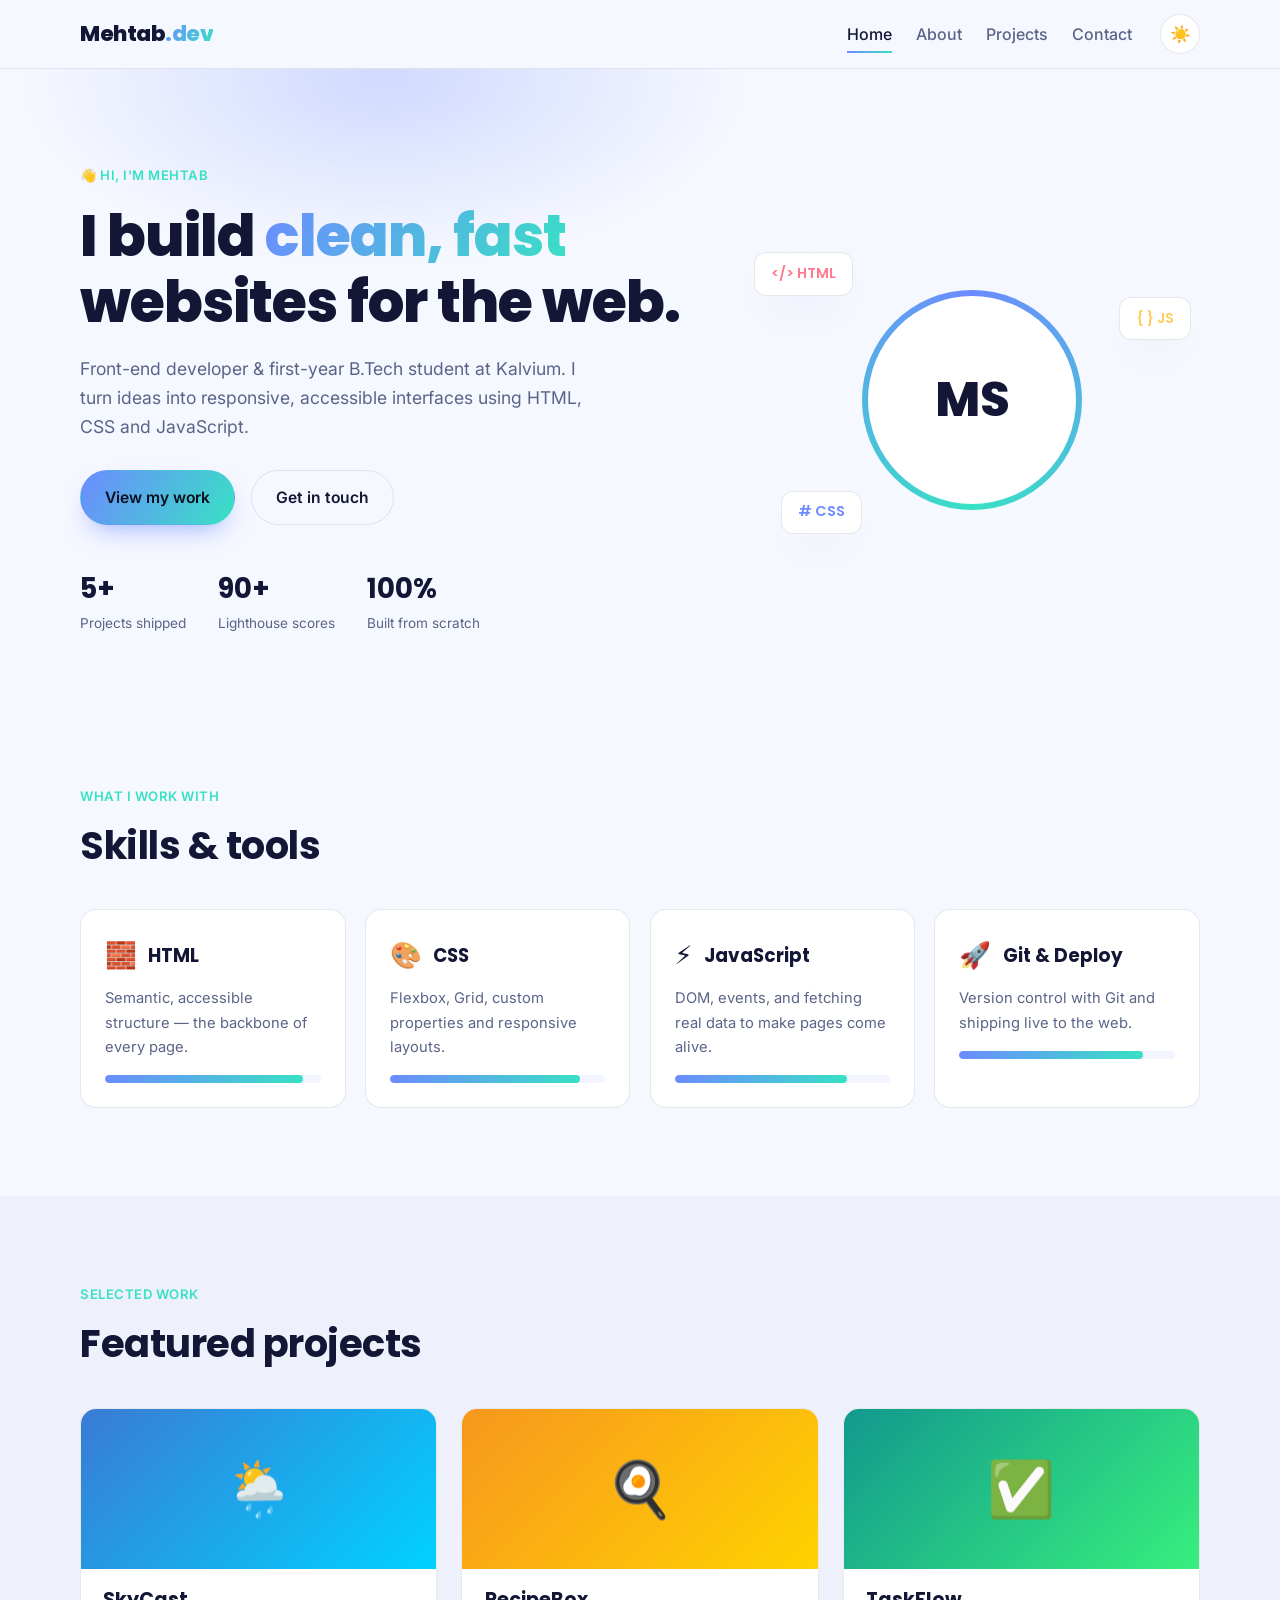
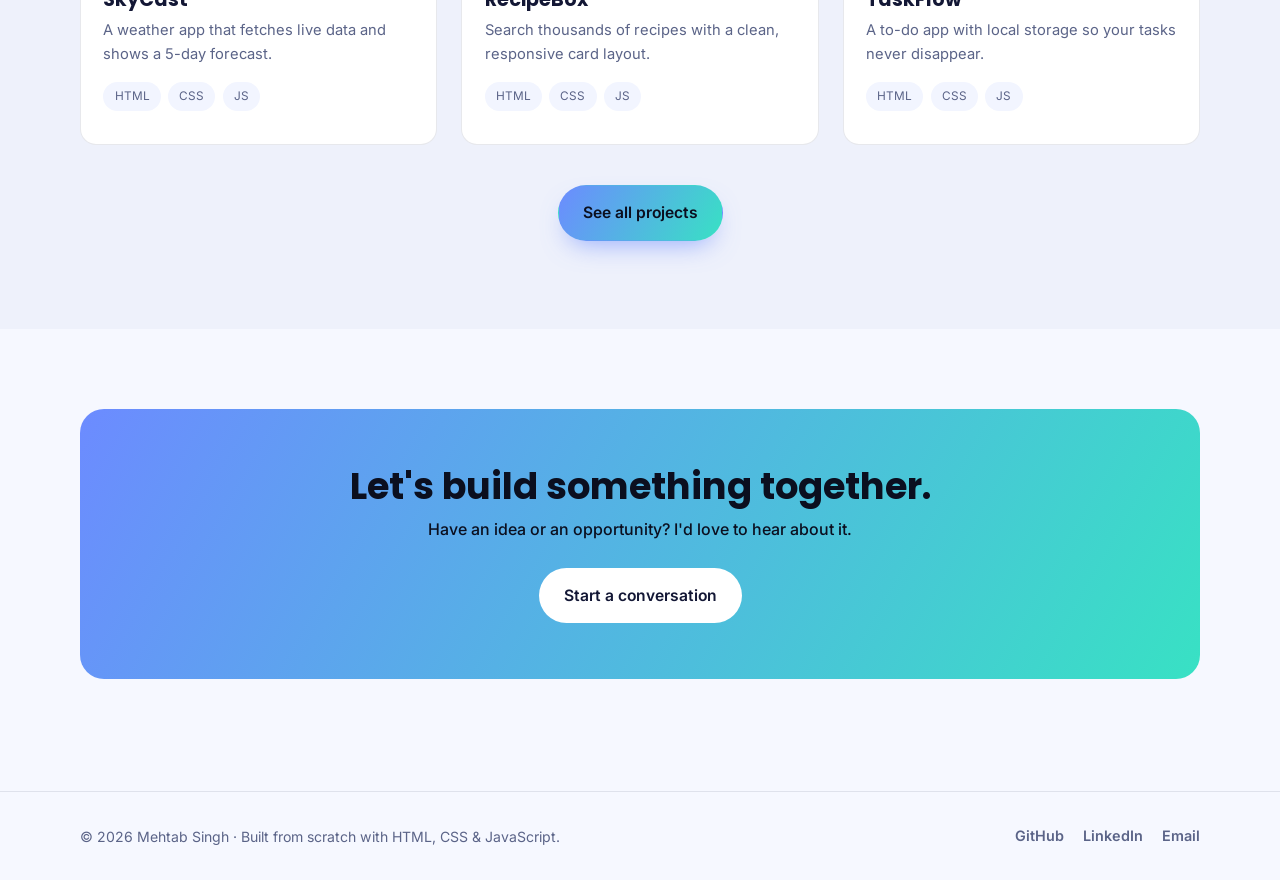
<file: index.html>
<!DOCTYPE html>
<html lang="en">

<head>
  <meta charset="UTF-8" />
  <meta name="viewport" content="width=device-width, initial-scale=1.0" />

  <meta
    name="description"
    content="MEHTAB SINGH — Front-End Developer. Portfolio built with HTML, CSS & JavaScript."
  />

  <title>Mehtab Singh · Front-End Developer</title>

  <link rel="preconnect" href="https://fonts.googleapis.com" />
  <link rel="preconnect" href="https://fonts.gstatic.com" crossorigin />

  <link
    href="https://fonts.googleapis.com/css2?family=Poppins:wght@500;600;700;800&family=Inter:wght@400;500;600&display=swap"
    rel="stylesheet"
  />

  <link rel="stylesheet" href="assets/css/styles.css" />
</head>

<body>

  <a class="skip-link" href="#main">Skip to content</a>


  <!-- HEADER -->

  <header class="site-header" id="siteHeader">

    <div class="container nav-wrap">

      <a href="index.html" class="brand">
        Mehtab<span>.dev</span>
      </a>

      <button
        class="nav-toggle"
        id="navToggle"
        aria-label="Toggle navigation"
        aria-expanded="false"
        aria-controls="siteNav"
      >
        <span></span>
        <span></span>
        <span></span>
      </button>

      <nav
        class="site-nav"
        id="siteNav"
        aria-label="Primary"
      >

        <ul>

          <li>
            <a href="index.html" data-page="home">
              Home
            </a>
          </li>

          <li>
            <a href="about.html" data-page="about">
              About
            </a>
          </li>

          <li>
            <a href="projects.html" data-page="projects">
              Projects
            </a>
          </li>

          <li>
            <a href="contact.html" data-page="contact">
              Contact
            </a>
          </li>

        </ul>

        <button
          class="theme-toggle"
          id="themeToggle"
          aria-label="Toggle dark mode"
          title="Toggle theme"
        >
          <span class="theme-icon">🌙</span>
        </button>

      </nav>

    </div>

  </header>


  <main id="main">


    <!-- HERO -->

    <section class="hero">

      <div class="container hero-grid">

        <div class="hero-copy reveal">

          <p class="eyebrow">
            👋 Hi, I'm Mehtab
          </p>

          <h1>
            I build
            <span class="gradient-text">clean, fast</span>
            websites for the web.
          </h1>

          <p class="lead">
            Front-end developer &amp; first-year B.Tech student at Kalvium.
            I turn ideas into responsive, accessible interfaces using HTML,
            CSS and JavaScript.
          </p>

          <div class="hero-cta">

            <a
              href="projects.html"
              class="btn btn-primary"
            >
              View my work
            </a>

            <a
              href="contact.html"
              class="btn btn-ghost"
            >
              Get in touch
            </a>

          </div>

          <ul class="hero-stats">

            <li>
              <strong>5+</strong>
              <span>Projects shipped</span>
            </li>

            <li>
              <strong>90+</strong>
              <span>Lighthouse scores</span>
            </li>

            <li>
              <strong>100%</strong>
              <span>Built from scratch</span>
            </li>

          </ul>

        </div>


        <div class="hero-art reveal">

          <div class="avatar-ring">

            <div class="avatar">
              MS
            </div>

          </div>

          <div class="floating-card card-html">
            &lt;/&gt; HTML
          </div>

          <div class="floating-card card-css">
            # CSS
          </div>

          <div class="floating-card card-js">
            { } JS
          </div>

        </div>

      </div>

    </section>


    <!-- SKILLS -->

    <section class="section">

      <div class="container">

        <div class="section-head reveal">

          <p class="eyebrow">
            What I work with
          </p>

          <h2>
            Skills &amp; tools
          </h2>

        </div>

        <div class="skills-grid">


          <article class="skill-card reveal">

            <div class="skill-top">
              <span class="skill-emoji">🧱</span>
              <h3>HTML</h3>
            </div>

            <p>
              Semantic, accessible structure — the backbone of every page.
            </p>

            <div class="bar">
              <span style="width:92%"></span>
            </div>

          </article>


          <article class="skill-card reveal">

            <div class="skill-top">
              <span class="skill-emoji">🎨</span>
              <h3>CSS</h3>
            </div>

            <p>
              Flexbox, Grid, custom properties and responsive layouts.
            </p>

            <div class="bar">
              <span style="width:88%"></span>
            </div>

          </article>


          <article class="skill-card reveal">

            <div class="skill-top">
              <span class="skill-emoji">⚡</span>
              <h3>JavaScript</h3>
            </div>

            <p>
              DOM, events, and fetching real data to make pages come alive.
            </p>

            <div class="bar">
              <span style="width:80%"></span>
            </div>

          </article>


          <article class="skill-card reveal">

            <div class="skill-top">
              <span class="skill-emoji">🚀</span>
              <h3>Git &amp; Deploy</h3>
            </div>

            <p>
              Version control with Git and shipping live to the web.
            </p>

            <div class="bar">
              <span style="width:85%"></span>
            </div>

          </article>

        </div>

      </div>

    </section>


    <!-- FEATURED PROJECTS -->

    <section class="section section-alt">

      <div class="container">

        <div class="section-head reveal">

          <p class="eyebrow">
            Selected work
          </p>

          <h2>
            Featured projects
          </h2>

        </div>


        <div class="projects-grid">


          <article class="project-card reveal">

            <div class="project-thumb thumb-1">
              <span>🌦️</span>
            </div>

            <div class="project-body">

              <h3>
                SkyCast
              </h3>

              <p>
                A weather app that fetches live data and shows a 5-day forecast.
              </p>

              <ul class="tags">
                <li>HTML</li>
                <li>CSS</li>
                <li>JS</li>
              </ul>

            </div>

          </article>


          <article class="project-card reveal">

            <div class="project-thumb thumb-2">
              <span>🍳</span>
            </div>

            <div class="project-body">

              <h3>
                RecipeBox
              </h3>

              <p>
                Search thousands of recipes with a clean, responsive card layout.
              </p>

              <ul class="tags">
                <li>HTML</li>
                <li>CSS</li>
                <li>JS</li>
              </ul>

            </div>

          </article>


          <article class="project-card reveal">

            <div class="project-thumb thumb-3">
              <span>✅</span>
            </div>

            <div class="project-body">

              <h3>
                TaskFlow
              </h3>

              <p>
                A to-do app with local storage so your tasks never disappear.
              </p>

              <ul class="tags">
                <li>HTML</li>
                <li>CSS</li>
                <li>JS</li>
              </ul>

            </div>

          </article>


        </div>


        <div class="center reveal">

          <a
            href="projects.html"
            class="btn btn-primary"
          >
            See all projects
          </a>

        </div>

      </div>

    </section>


    <!-- CTA -->

    <section class="cta-band">

      <div class="container cta-inner reveal">

        <h2>
          Let's build something together.
        </h2>

        <p>
          Have an idea or an opportunity? I'd love to hear about it.
        </p>

        <a
          href="contact.html"
          class="btn btn-light"
        >
          Start a conversation
        </a>

      </div>

    </section>

  </main>


  <!-- FOOTER -->

  <footer class="site-footer">

    <div class="container footer-inner">

      <p>
        © <span id="year"></span>
        Mehtab Singh · Built from scratch with HTML, CSS &amp; JavaScript.
      </p>

      <div class="socials">

        <a
          href="https://github.com/MEHTABSINGH1"
          target="_blank"
          rel="noopener noreferrer"
          aria-label="GitHub"
          title="GitHub"
        >
          GitHub
        </a>

        <a
          href="https://www.linkedin.com/in/mehtab-singh277"
          target="_blank"
          rel="noopener noreferrer"
          aria-label="LinkedIn"
          title="LinkedIn"
        >
          LinkedIn
        </a>

        <a
          href="mailto:msrandhawa760@gmail.com"
          aria-label="Email"
          title="Email"
        >
          Email
        </a>

      </div>

    </div>

  </footer>


  <script src="assets/js/main.js"></script>

</body>

</html>
</file>
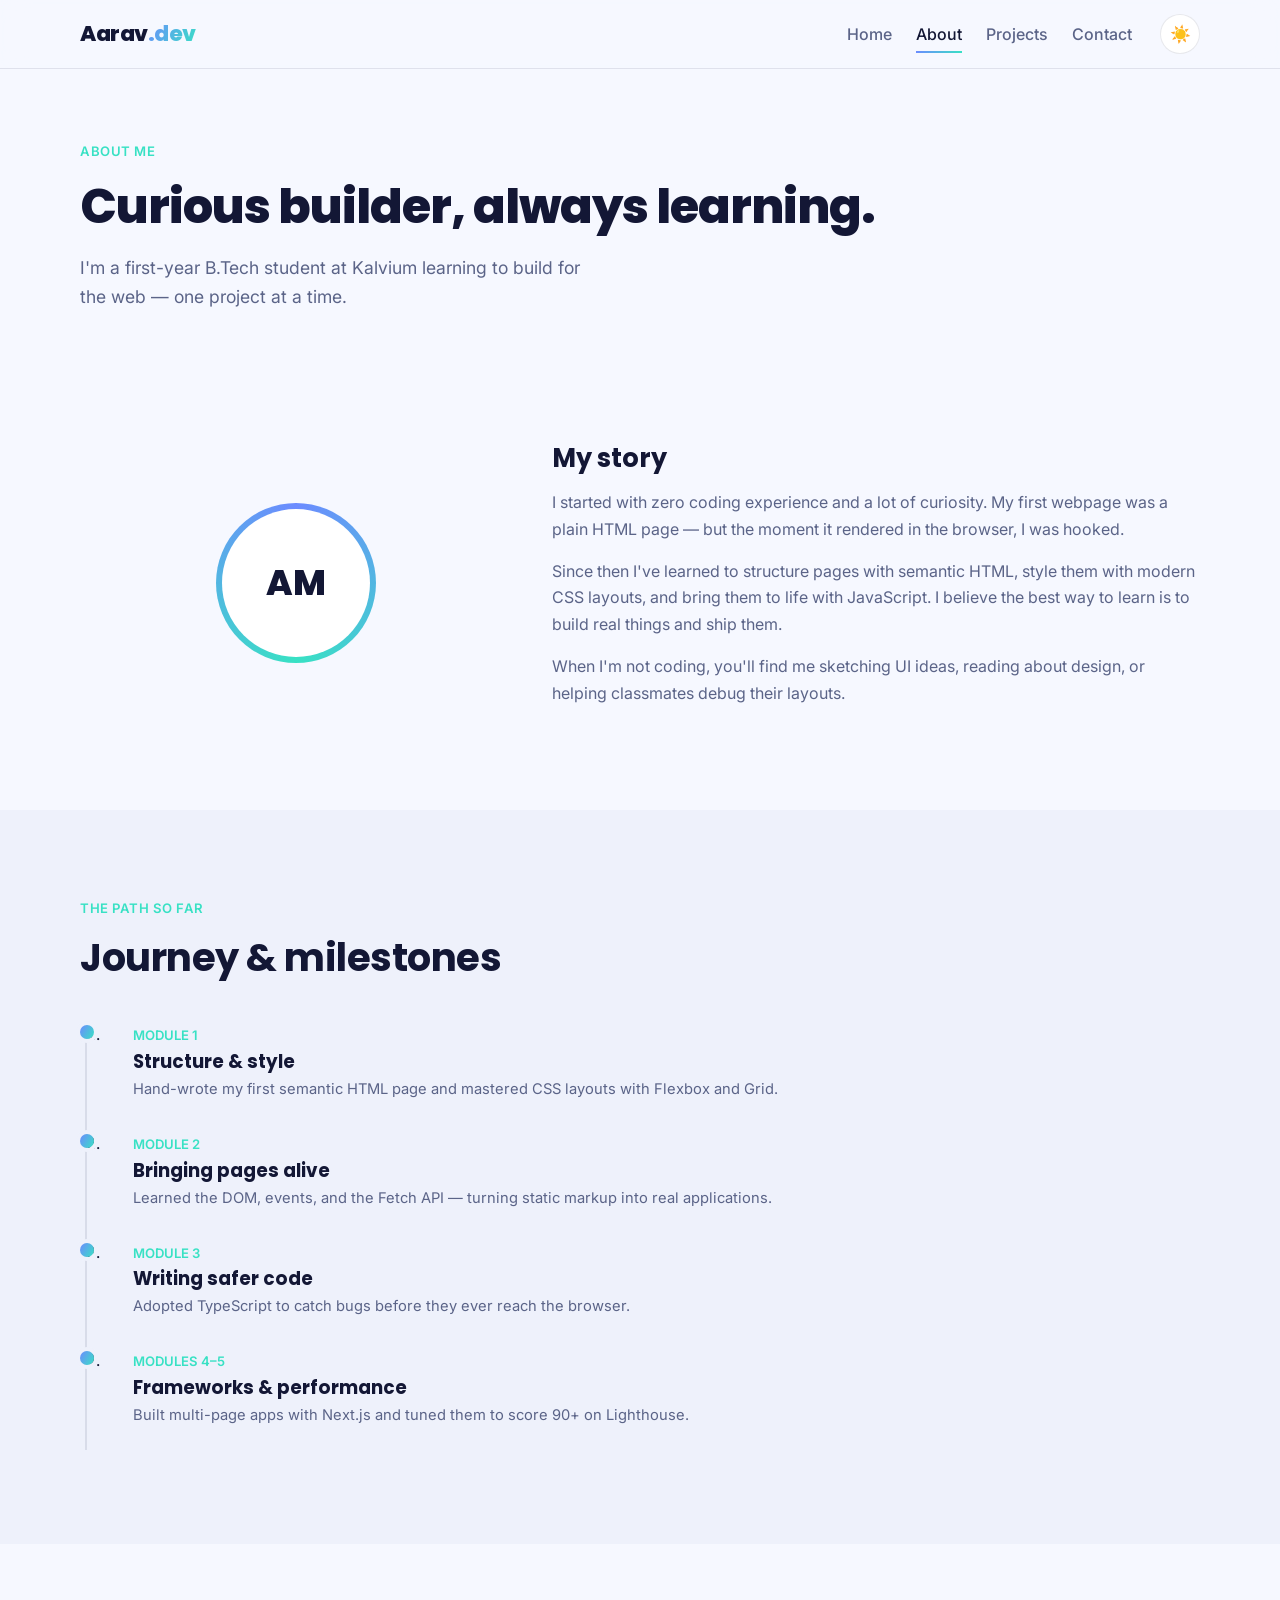
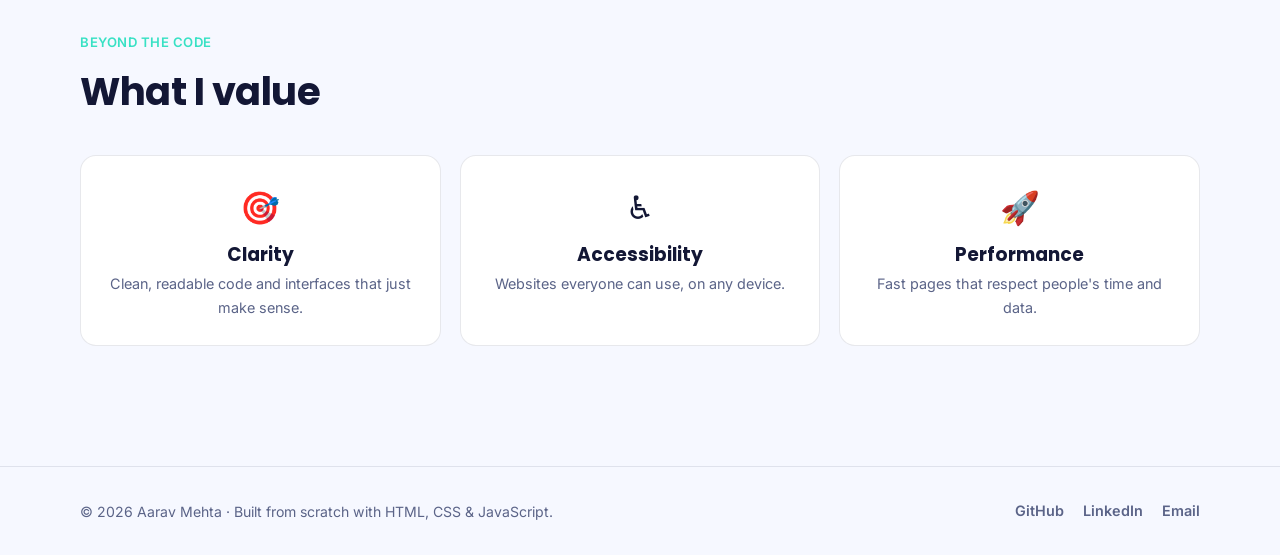
<file: about.html>
<!DOCTYPE html>
<html lang="en">
<head>
  <meta charset="UTF-8" />
  <meta name="viewport" content="width=device-width, initial-scale=1.0" />
  <meta name="description" content="About Aarav Mehta — front-end developer, learner, and builder." />
  <title>About · Aarav Mehta</title>
  <link rel="preconnect" href="https://fonts.googleapis.com" />
  <link rel="preconnect" href="https://fonts.gstatic.com" crossorigin />
  <link href="https://fonts.googleapis.com/css2?family=Poppins:wght@500;600;700;800&family=Inter:wght@400;500;600&display=swap" rel="stylesheet" />
  <link rel="stylesheet" href="assets/css/styles.css" />
</head>
<body>
  <a class="skip-link" href="#main">Skip to content</a>

  <header class="site-header" id="siteHeader">
    <div class="container nav-wrap">
      <a href="index.html" class="brand">Aarav<span>.dev</span></a>
      <button class="nav-toggle" id="navToggle" aria-label="Toggle navigation" aria-expanded="false" aria-controls="siteNav">
        <span></span><span></span><span></span>
      </button>
      <nav class="site-nav" id="siteNav" aria-label="Primary">
        <ul>
          <li><a href="index.html" data-page="home">Home</a></li>
          <li><a href="about.html" data-page="about">About</a></li>
          <li><a href="projects.html" data-page="projects">Projects</a></li>
          <li><a href="contact.html" data-page="contact">Contact</a></li>
        </ul>
        <button class="theme-toggle" id="themeToggle" aria-label="Toggle dark mode" title="Toggle theme">
          <span class="theme-icon">🌙</span>
        </button>
      </nav>
    </div>
  </header>

  <main id="main">
    <section class="page-hero">
      <div class="container reveal">
        <p class="eyebrow">About me</p>
        <h1>Curious builder, always learning.</h1>
        <p class="lead">I'm a first-year B.Tech student at Kalvium learning to build for the web — one project at a time.</p>
      </div>
    </section>

    <section class="section">
      <div class="container about-grid">
        <div class="about-photo reveal">
          <div class="avatar-ring small"><div class="avatar">AM</div></div>
        </div>
        <div class="about-text reveal">
          <h2>My story</h2>
          <p>I started with zero coding experience and a lot of curiosity. My first webpage was a plain HTML page — but the moment it rendered in the browser, I was hooked.</p>
          <p>Since then I've learned to structure pages with semantic HTML, style them with modern CSS layouts, and bring them to life with JavaScript. I believe the best way to learn is to build real things and ship them.</p>
          <p>When I'm not coding, you'll find me sketching UI ideas, reading about design, or helping classmates debug their layouts.</p>
        </div>
      </div>
    </section>

    <section class="section section-alt">
      <div class="container">
        <div class="section-head reveal">
          <p class="eyebrow">The path so far</p>
          <h2>Journey &amp; milestones</h2>
        </div>
        <ol class="timeline">
          <li class="reveal">
            <div class="tl-dot"></div>
            <div class="tl-body">
              <span class="tl-date">Module 1</span>
              <h3>Structure &amp; style</h3>
              <p>Hand-wrote my first semantic HTML page and mastered CSS layouts with Flexbox and Grid.</p>
            </div>
          </li>
          <li class="reveal">
            <div class="tl-dot"></div>
            <div class="tl-body">
              <span class="tl-date">Module 2</span>
              <h3>Bringing pages alive</h3>
              <p>Learned the DOM, events, and the Fetch API — turning static markup into real applications.</p>
            </div>
          </li>
          <li class="reveal">
            <div class="tl-dot"></div>
            <div class="tl-body">
              <span class="tl-date">Module 3</span>
              <h3>Writing safer code</h3>
              <p>Adopted TypeScript to catch bugs before they ever reach the browser.</p>
            </div>
          </li>
          <li class="reveal">
            <div class="tl-dot"></div>
            <div class="tl-body">
              <span class="tl-date">Modules 4–5</span>
              <h3>Frameworks &amp; performance</h3>
              <p>Built multi-page apps with Next.js and tuned them to score 90+ on Lighthouse.</p>
            </div>
          </li>
        </ol>
      </div>
    </section>

    <section class="section">
      <div class="container">
        <div class="section-head reveal">
          <p class="eyebrow">Beyond the code</p>
          <h2>What I value</h2>
        </div>
        <div class="values-grid">
          <article class="value-card reveal"><span>🎯</span><h3>Clarity</h3><p>Clean, readable code and interfaces that just make sense.</p></article>
          <article class="value-card reveal"><span>♿</span><h3>Accessibility</h3><p>Websites everyone can use, on any device.</p></article>
          <article class="value-card reveal"><span>🚀</span><h3>Performance</h3><p>Fast pages that respect people's time and data.</p></article>
        </div>
      </div>
    </section>
  </main>

  <footer class="site-footer">
    <div class="container footer-inner">
      <p>© <span id="year"></span> Aarav Mehta · Built from scratch with HTML, CSS &amp; JavaScript.</p>
      <div class="socials">
        <a href="#" aria-label="GitHub" title="GitHub">GitHub</a>
        <a href="#" aria-label="LinkedIn" title="LinkedIn">LinkedIn</a>
        <a href="mailto:aarav@example.com" aria-label="Email" title="Email">Email</a>
      </div>
    </div>
  </footer>

  <script src="assets/js/main.js"></script>
</body>
</html>
</file>
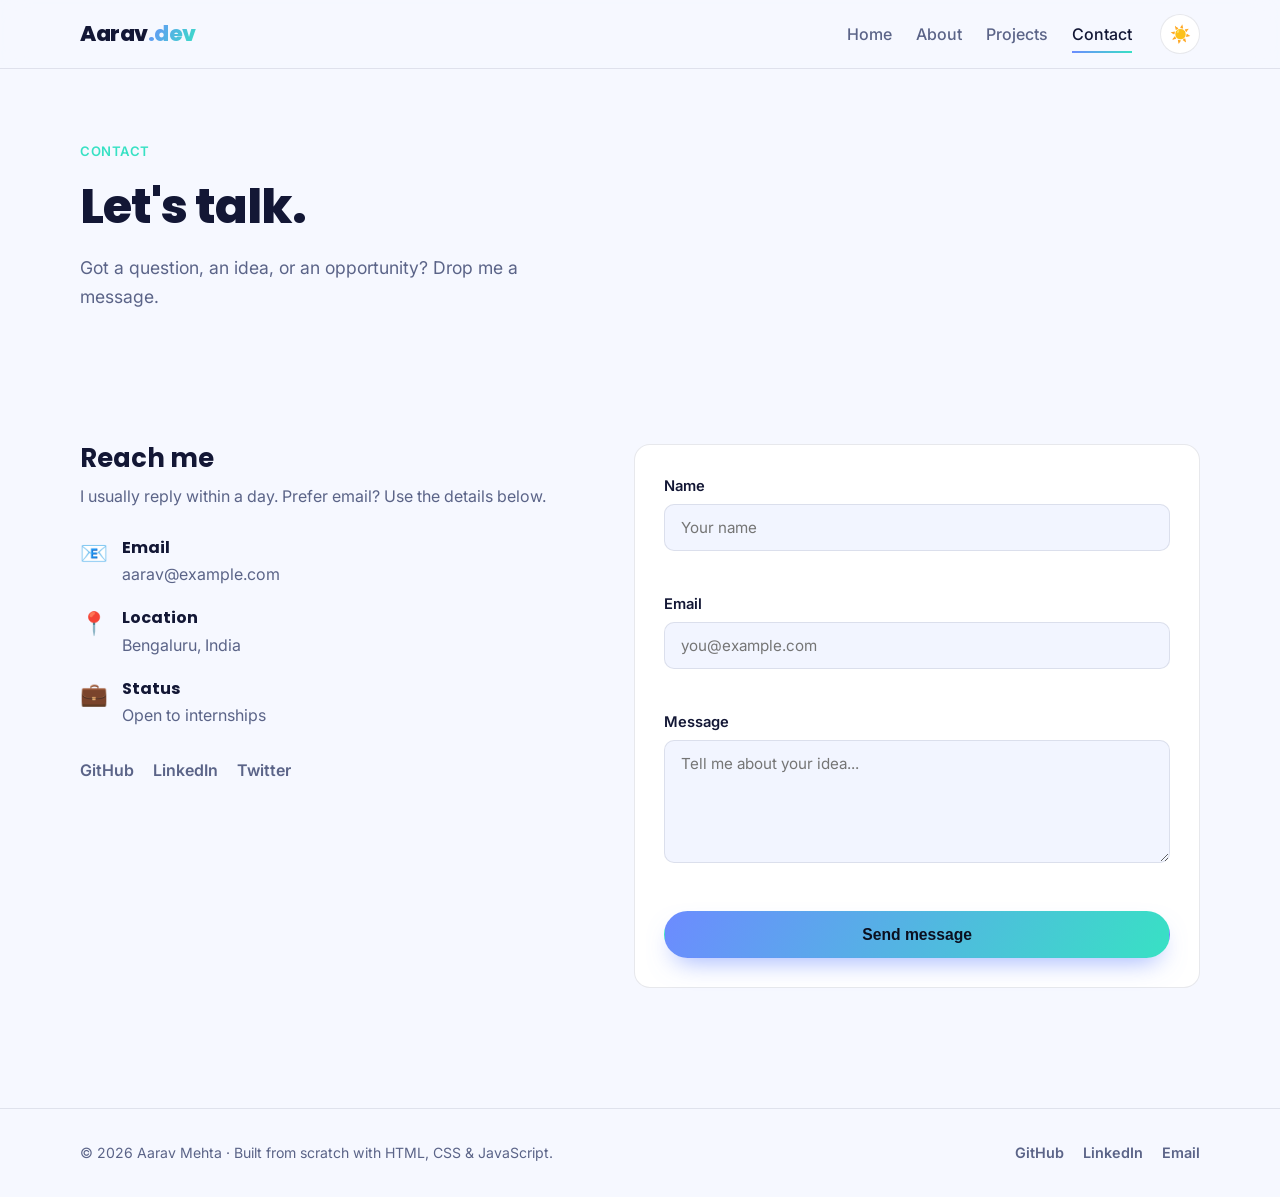
<file: contact.html>
<!DOCTYPE html>
<html lang="en">
<head>
  <meta charset="UTF-8" />
  <meta name="viewport" content="width=device-width, initial-scale=1.0" />
  <meta name="description" content="Get in touch with Aarav Mehta — front-end developer." />
  <title>Contact · Mehtab Singh</title>
  <link rel="preconnect" href="https://fonts.googleapis.com" />
  <link rel="preconnect" href="https://fonts.gstatic.com" crossorigin />
  <link href="https://fonts.googleapis.com/css2?family=Poppins:wght@500;600;700;800&family=Inter:wght@400;500;600&display=swap" rel="stylesheet" />
  <link rel="stylesheet" href="assets/css/styles.css" />
</head>
<body>
  <a class="skip-link" href="#main">Skip to content</a>

  <header class="site-header" id="siteHeader">
    <div class="container nav-wrap">
      <a href="index.html" class="brand">Aarav<span>.dev</span></a>
      <button class="nav-toggle" id="navToggle" aria-label="Toggle navigation" aria-expanded="false" aria-controls="siteNav">
        <span></span><span></span><span></span>
      </button>
      <nav class="site-nav" id="siteNav" aria-label="Primary">
        <ul>
          <li><a href="index.html" data-page="home">Home</a></li>
          <li><a href="about.html" data-page="about">About</a></li>
          <li><a href="projects.html" data-page="projects">Projects</a></li>
          <li><a href="contact.html" data-page="contact">Contact</a></li>
        </ul>
        <button class="theme-toggle" id="themeToggle" aria-label="Toggle dark mode" title="Toggle theme">
          <span class="theme-icon">🌙</span>
        </button>
      </nav>
    </div>
  </header>

  <main id="main">
    <section class="page-hero">
      <div class="container reveal">
        <p class="eyebrow">Contact</p>
        <h1>Let's talk.</h1>
        <p class="lead">Got a question, an idea, or an opportunity? Drop me a message.</p>
      </div>
    </section>

    <section class="section">
      <div class="container contact-grid">
        <div class="contact-info reveal">
          <h2>Reach me</h2>
          <p>I usually reply within a day. Prefer email? Use the details below.</p>
          <ul class="info-list">
            <li><span class="info-emoji">📧</span><div><strong>Email</strong><a href="mailto:aarav@example.com">aarav@example.com</a></div></li>
            <li><span class="info-emoji">📍</span><div><strong>Location</strong><span>Bengaluru, India</span></div></li>
            <li><span class="info-emoji">💼</span><div><strong>Status</strong><span>Open to internships</span></div></li>
          </ul>
          <div class="socials big">
            <a href="#" title="GitHub">GitHub</a>
            <a href="#" title="LinkedIn">LinkedIn</a>
            <a href="#" title="Twitter">Twitter</a>
          </div>
        </div>

        <form class="contact-form reveal" id="contactForm" novalidate>
          <div class="field">
            <label for="name">Name</label>
            <input type="text" id="name" name="name" placeholder="Your name" required />
            <small class="error" data-for="name"></small>
          </div>
          <div class="field">
            <label for="email">Email</label>
            <input type="email" id="email" name="email" placeholder="you@example.com" required />
            <small class="error" data-for="email"></small>
          </div>
          <div class="field">
            <label for="message">Message</label>
            <textarea id="message" name="message" rows="5" placeholder="Tell me about your idea..." required></textarea>
            <small class="error" data-for="message"></small>
          </div>
          <button type="submit" class="btn btn-primary full-width">Send message</button>
          <p class="form-success" id="formSuccess" hidden>✅ Thanks! Your message has been sent.</p>
        </form>
      </div>
    </section>
  </main>

  <footer class="site-footer">
    <div class="container footer-inner">
      <p>© <span id="year"></span> Aarav Mehta · Built from scratch with HTML, CSS &amp; JavaScript.</p>
      <div class="socials">
        <a href="#" aria-label="GitHub" title="GitHub">GitHub</a>
        <a href="#" aria-label="LinkedIn" title="LinkedIn">LinkedIn</a>
        <a href="mailto:aarav@example.com" aria-label="Email" title="Email">Email</a>
      </div>
    </div>
  </footer>

  <script src="assets/js/main.js"></script>
</body>
</html>
</file>
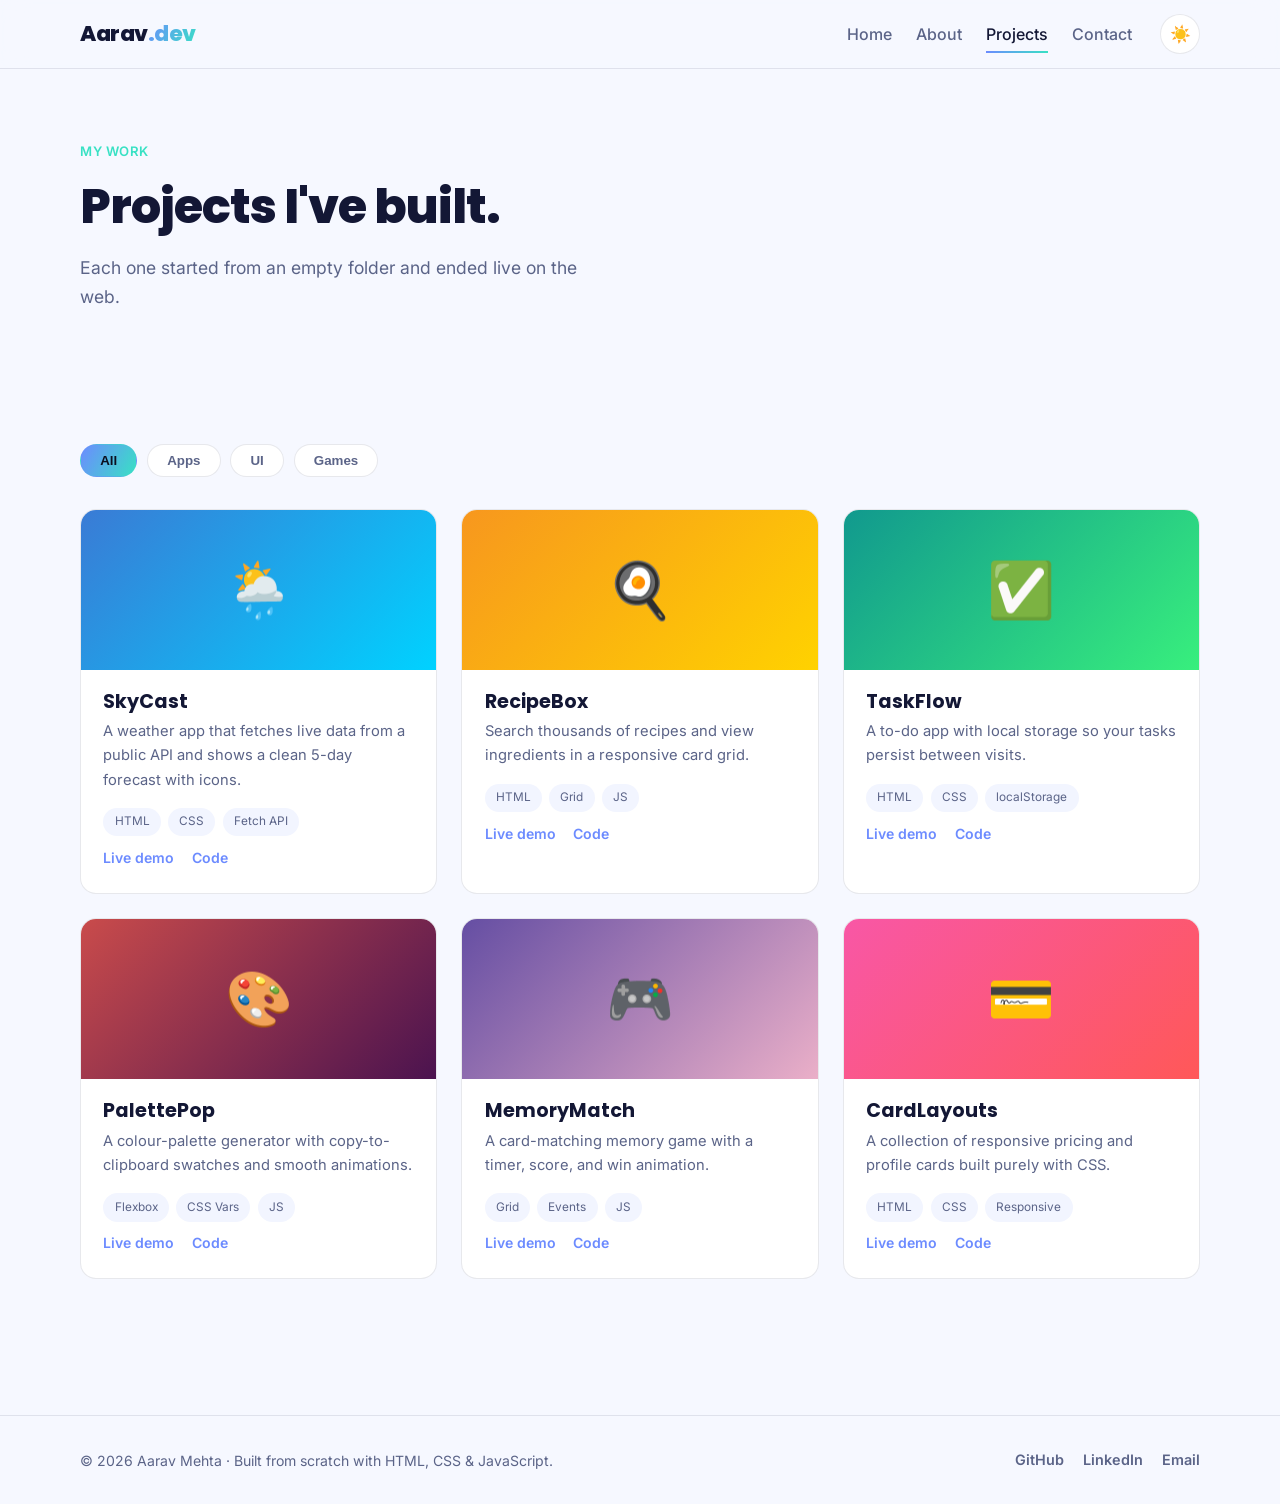
<file: projects.html>
<!DOCTYPE html>
<html lang="en">
<head>
  <meta charset="UTF-8" />
  <meta name="viewport" content="width=device-width, initial-scale=1.0" />
  <meta name="description" content="Projects by Aarav Mehta — apps built with HTML, CSS and JavaScript." />
  <title>Projects · Aarav Mehta</title>
  <link rel="preconnect" href="https://fonts.googleapis.com" />
  <link rel="preconnect" href="https://fonts.gstatic.com" crossorigin />
  <link href="https://fonts.googleapis.com/css2?family=Poppins:wght@500;600;700;800&family=Inter:wght@400;500;600&display=swap" rel="stylesheet" />
  <link rel="stylesheet" href="assets/css/styles.css" />
</head>
<body>
  <a class="skip-link" href="#main">Skip to content</a>

  <header class="site-header" id="siteHeader">
    <div class="container nav-wrap">
      <a href="index.html" class="brand">Aarav<span>.dev</span></a>
      <button class="nav-toggle" id="navToggle" aria-label="Toggle navigation" aria-expanded="false" aria-controls="siteNav">
        <span></span><span></span><span></span>
      </button>
      <nav class="site-nav" id="siteNav" aria-label="Primary">
        <ul>
          <li><a href="index.html" data-page="home">Home</a></li>
          <li><a href="about.html" data-page="about">About</a></li>
          <li><a href="projects.html" data-page="projects">Projects</a></li>
          <li><a href="contact.html" data-page="contact">Contact</a></li>
        </ul>
        <button class="theme-toggle" id="themeToggle" aria-label="Toggle dark mode" title="Toggle theme">
          <span class="theme-icon">🌙</span>
        </button>
      </nav>
    </div>
  </header>

  <main id="main">
    <section class="page-hero">
      <div class="container reveal">
        <p class="eyebrow">My work</p>
        <h1>Projects I've built.</h1>
        <p class="lead">Each one started from an empty folder and ended live on the web.</p>
      </div>
    </section>

    <section class="section">
      <div class="container">
        <!-- Filter buttons (JS powered) -->
        <div class="filters reveal" role="group" aria-label="Filter projects">
          <button class="filter-btn is-active" data-filter="all">All</button>
          <button class="filter-btn" data-filter="app">Apps</button>
          <button class="filter-btn" data-filter="ui">UI</button>
          <button class="filter-btn" data-filter="game">Games</button>
        </div>

        <div class="projects-grid full" id="projectGrid">
          <article class="project-card reveal" data-category="app">
            <div class="project-thumb thumb-1"><span>🌦️</span></div>
            <div class="project-body">
              <h3>SkyCast</h3>
              <p>A weather app that fetches live data from a public API and shows a clean 5-day forecast with icons.</p>
              <ul class="tags"><li>HTML</li><li>CSS</li><li>Fetch API</li></ul>
              <div class="project-links"><a href="#">Live demo</a><a href="#">Code</a></div>
            </div>
          </article>

          <article class="project-card reveal" data-category="app">
            <div class="project-thumb thumb-2"><span>🍳</span></div>
            <div class="project-body">
              <h3>RecipeBox</h3>
              <p>Search thousands of recipes and view ingredients in a responsive card grid.</p>
              <ul class="tags"><li>HTML</li><li>Grid</li><li>JS</li></ul>
              <div class="project-links"><a href="#">Live demo</a><a href="#">Code</a></div>
            </div>
          </article>

          <article class="project-card reveal" data-category="app">
            <div class="project-thumb thumb-3"><span>✅</span></div>
            <div class="project-body">
              <h3>TaskFlow</h3>
              <p>A to-do app with local storage so your tasks persist between visits.</p>
              <ul class="tags"><li>HTML</li><li>CSS</li><li>localStorage</li></ul>
              <div class="project-links"><a href="#">Live demo</a><a href="#">Code</a></div>
            </div>
          </article>

          <article class="project-card reveal" data-category="ui">
            <div class="project-thumb thumb-4"><span>🎨</span></div>
            <div class="project-body">
              <h3>PalettePop</h3>
              <p>A colour-palette generator with copy-to-clipboard swatches and smooth animations.</p>
              <ul class="tags"><li>Flexbox</li><li>CSS Vars</li><li>JS</li></ul>
              <div class="project-links"><a href="#">Live demo</a><a href="#">Code</a></div>
            </div>
          </article>

          <article class="project-card reveal" data-category="game">
            <div class="project-thumb thumb-5"><span>🎮</span></div>
            <div class="project-body">
              <h3>MemoryMatch</h3>
              <p>A card-matching memory game with a timer, score, and win animation.</p>
              <ul class="tags"><li>Grid</li><li>Events</li><li>JS</li></ul>
              <div class="project-links"><a href="#">Live demo</a><a href="#">Code</a></div>
            </div>
          </article>

          <article class="project-card reveal" data-category="ui">
            <div class="project-thumb thumb-6"><span>💳</span></div>
            <div class="project-body">
              <h3>CardLayouts</h3>
              <p>A collection of responsive pricing and profile cards built purely with CSS.</p>
              <ul class="tags"><li>HTML</li><li>CSS</li><li>Responsive</li></ul>
              <div class="project-links"><a href="#">Live demo</a><a href="#">Code</a></div>
            </div>
          </article>
        </div>

        <p class="empty-state" id="emptyState" hidden>No projects in this category yet — check back soon!</p>
      </div>
    </section>
  </main>

  <footer class="site-footer">
    <div class="container footer-inner">
      <p>© <span id="year"></span> Aarav Mehta · Built from scratch with HTML, CSS &amp; JavaScript.</p>
      <div class="socials">
        <a href="#" aria-label="GitHub" title="GitHub">GitHub</a>
        <a href="#" aria-label="LinkedIn" title="LinkedIn">LinkedIn</a>
        <a href="mailto:aarav@example.com" aria-label="Email" title="Email">Email</a>
      </div>
    </div>
  </footer>

  <script src="assets/js/main.js"></script>
</body>
</html>
</file>
<file: assets/css/styles.css>
/* ============================================================
   DevFolio —  MEHTAB SINGH
   Built with plain HTML, CSS & JS. No frameworks.
   ============================================================ */

/* ---------- Design tokens ---------- */
:root {
  --bg:            #0f1220;
  --bg-alt:        #151a2e;
  --surface:       #1b2138;
  --surface-2:     #222a45;
  --border:        rgba(255,255,255,0.08);
  --text:          #e8ebf5;
  --text-muted:    #9aa3c0;
  --brand:         #6c8bff;
  --brand-2:       #38e1c4;
  --accent-grad:   linear-gradient(120deg, #6c8bff 0%, #38e1c4 100%);
  --shadow:        0 18px 40px -18px rgba(0,0,0,0.6);
  --radius:        16px;
  --radius-sm:     10px;
  --maxw:          1120px;
  --ease:          cubic-bezier(.22,.61,.36,1);
}

/* Light theme */
html[data-theme="light"] {
  --bg:            #f6f8ff;
  --bg-alt:        #eef1fb;
  --surface:       #ffffff;
  --surface-2:     #f2f5ff;
  --border:        rgba(20,30,70,0.10);
  --text:          #131735;
  --text-muted:    #5b6488;
  --shadow:        0 18px 40px -20px rgba(40,60,120,0.35);
}

/* ---------- Reset ---------- */
*, *::before, *::after {
  box-sizing: border-box;
  margin: 0;
  padding: 0;
}

html {
  scroll-behavior: smooth;
}

body {
  font-family: 'Inter', system-ui, -apple-system, sans-serif;
  background: var(--bg);
  color: var(--text);
  line-height: 1.65;
  -webkit-font-smoothing: antialiased;
  transition: background .4s var(--ease), color .4s var(--ease);
}

img {
  max-width: 100%;
  display: block;
}

a {
  color: inherit;
  text-decoration: none;
}

h1,
h2,
h3,
.brand {
  font-family: 'Poppins', sans-serif;
  line-height: 1.15;
}

ul {
  list-style: none;
}

.container {
  width: min(100% - 2.5rem, var(--maxw));
  margin-inline: auto;
}

.center {
  text-align: center;
}

.skip-link {
  position: absolute;
  left: -999px;
  top: 0;
  background: var(--brand);
  color: #fff;
  padding: .6rem 1rem;
  border-radius: 0 0 8px 0;
  z-index: 200;
}

.skip-link:focus {
  left: 0;
}


/* ---------- Buttons ---------- */

.btn {
  display: inline-flex;
  align-items: center;
  justify-content: center;
  gap: .5rem;
  padding: .85rem 1.5rem;
  border-radius: 999px;
  font-weight: 600;
  font-size: .98rem;
  border: 1px solid transparent;
  cursor: pointer;
  transition:
    transform .25s var(--ease),
    box-shadow .25s var(--ease),
    background .25s;
}

.btn:hover {
  transform: translateY(-3px);
}

.btn-primary {
  background: var(--accent-grad);
  color: #0b0f1f;
  box-shadow: 0 12px 26px -10px rgba(108,139,255,.7);
}

.btn-ghost {
  border-color: var(--border);
  color: var(--text);
  background: transparent;
}

.btn-ghost:hover {
  background: var(--surface);
}

.btn-light {
  background: #fff;
  color: #131735;
}

.full-width {
  width: 100%;
}


/* ---------- Header / Nav ---------- */

.site-header {
  position: sticky;
  top: 0;
  z-index: 100;
  backdrop-filter: blur(14px);
  background: color-mix(in srgb, var(--bg) 82%, transparent);
  border-bottom: 1px solid var(--border);
  transition: box-shadow .3s;
}

.site-header.scrolled {
  box-shadow: 0 8px 30px -18px rgba(0,0,0,.7);
}

.nav-wrap {
  display: flex;
  align-items: center;
  justify-content: space-between;
  height: 68px;
}

.brand {
  font-weight: 800;
  font-size: 1.35rem;
  letter-spacing: -.5px;
}

.brand span {
  background: var(--accent-grad);
  -webkit-background-clip: text;
  background-clip: text;
  color: transparent;
}

.site-nav {
  display: flex;
  align-items: center;
  gap: 1.75rem;
}

.site-nav ul {
  display: flex;
  gap: 1.5rem;
}

.site-nav a {
  font-weight: 500;
  color: var(--text-muted);
  position: relative;
  padding: .3rem 0;
  transition: color .25s;
}

.site-nav a::after {
  content: "";
  position: absolute;
  left: 0;
  bottom: -4px;
  height: 2px;
  width: 0;
  background: var(--accent-grad);
  transition: width .3s var(--ease);
}

.site-nav a:hover,
.site-nav a.active {
  color: var(--text);
}

.site-nav a.active::after,
.site-nav a:hover::after {
  width: 100%;
}

.theme-toggle {
  background: var(--surface);
  border: 1px solid var(--border);
  border-radius: 999px;
  width: 40px;
  height: 40px;
  cursor: pointer;
  font-size: 1.05rem;
  display: grid;
  place-items: center;
  transition:
    transform .3s var(--ease),
    background .3s;
}

.theme-toggle:hover {
  transform: rotate(-20deg) scale(1.08);
}

.nav-toggle {
  display: none;
  flex-direction: column;
  gap: 5px;
  background: none;
  border: 0;
  cursor: pointer;
  padding: 6px;
}

.nav-toggle span {
  width: 26px;
  height: 3px;
  background: var(--text);
  border-radius: 3px;
  transition:
    transform .3s var(--ease),
    opacity .2s;
}

.nav-toggle[aria-expanded="true"] span:nth-child(1) {
  transform: translateY(8px) rotate(45deg);
}

.nav-toggle[aria-expanded="true"] span:nth-child(2) {
  opacity: 0;
}

.nav-toggle[aria-expanded="true"] span:nth-child(3) {
  transform: translateY(-8px) rotate(-45deg);
}


/* ---------- Hero ---------- */

.hero {
  padding: clamp(3rem, 8vw, 6rem) 0 clamp(2rem, 6vw, 4rem);
  position: relative;
  overflow: hidden;
}

.hero::before {
  content: "";
  position: absolute;
  inset: -40% 30% auto -10%;
  height: 520px;
  background:
    radial-gradient(
      closest-side,
      rgba(108,139,255,.28),
      transparent 70%
    );
  filter: blur(10px);
  z-index: -1;
}

.hero-grid {
  display: grid;
  grid-template-columns: 1.15fr .85fr;
  gap: 3rem;
  align-items: center;
}

.eyebrow {
  color: var(--brand-2);
  font-weight: 600;
  letter-spacing: .5px;
  text-transform: uppercase;
  font-size: .82rem;
  margin-bottom: 1rem;
}

.hero h1 {
  font-size: clamp(2.2rem, 5.2vw, 3.6rem);
  font-weight: 800;
  letter-spacing: -1px;
}

.gradient-text {
  background: var(--accent-grad);
  -webkit-background-clip: text;
  background-clip: text;
  color: transparent;
}

.lead {
  color: var(--text-muted);
  font-size: 1.1rem;
  margin: 1.2rem 0 1.8rem;
  max-width: 46ch;
}

.hero-cta {
  display: flex;
  gap: 1rem;
  flex-wrap: wrap;
}

.hero-stats {
  display: flex;
  gap: 2rem;
  margin-top: 2.6rem;
  flex-wrap: wrap;
}

.hero-stats li {
  display: flex;
  flex-direction: column;
}

.hero-stats strong {
  font-family: 'Poppins';
  font-size: 1.7rem;
  color: var(--text);
}

.hero-stats span {
  color: var(--text-muted);
  font-size: .85rem;
}


/* Hero art */

.hero-art {
  position: relative;
  display: grid;
  place-items: center;
  min-height: 320px;
}

.avatar-ring {
  width: 220px;
  height: 220px;
  border-radius: 50%;
  display: grid;
  place-items: center;
  background:
    conic-gradient(
      from 0deg,
      var(--brand),
      var(--brand-2),
      var(--brand)
    );
  padding: 6px;
  animation: spin 12s linear infinite;
}

.avatar-ring.small {
  width: 160px;
  height: 160px;
}

.avatar {
  width: 100%;
  height: 100%;
  border-radius: 50%;
  background: var(--surface);
  display: grid;
  place-items: center;
  font-family: 'Poppins';
  font-weight: 800;
  font-size: 3rem;
  color: var(--text);
  animation: spin 12s linear infinite reverse;
}

.avatar-ring.small .avatar {
  font-size: 2.2rem;
}

@keyframes spin {
  to {
    transform: rotate(360deg);
  }
}

.floating-card {
  position: absolute;
  background: var(--surface);
  border: 1px solid var(--border);
  padding: .55rem 1rem;
  border-radius: 12px;
  font-family: 'Poppins';
  font-weight: 600;
  font-size: .9rem;
  box-shadow: var(--shadow);
}

.card-html {
  top: 4%;
  left: 2%;
  color: #ff7a90;
  animation: float 4s ease-in-out infinite;
}

.card-css {
  bottom: 8%;
  left: 8%;
  color: var(--brand);
  animation: float 5s ease-in-out infinite .4s;
}

.card-js {
  top: 18%;
  right: 2%;
  color: #ffcf5c;
  animation: float 4.5s ease-in-out infinite .8s;
}

@keyframes float {
  0%,100% {
    transform: translateY(0);
  }

  50% {
    transform: translateY(-12px);
  }
}


/* ---------- Sections ---------- */

.section {
  padding: clamp(3rem, 7vw, 5.5rem) 0;
}

.section-alt {
  background: var(--bg-alt);
}

.section-head {
  max-width: 620px;
  margin-bottom: 2.6rem;
}

.section-head h2 {
  font-size: clamp(1.7rem, 4vw, 2.4rem);
  font-weight: 700;
  letter-spacing: -.5px;
}


/* Skills */

.skills-grid {
  display: grid;
  grid-template-columns: repeat(auto-fit, minmax(230px, 1fr));
  gap: 1.2rem;
}

.skill-card {
  background: var(--surface);
  border: 1px solid var(--border);
  border-radius: var(--radius);
  padding: 1.5rem;
  transition:
    transform .3s var(--ease),
    border-color .3s;
}

.skill-card:hover {
  transform: translateY(-6px);
  border-color: var(--brand);
}

.skill-top {
  display: flex;
  align-items: center;
  gap: .7rem;
  margin-bottom: .6rem;
}

.skill-emoji {
  font-size: 1.6rem;
}

.skill-card h3 {
  font-size: 1.15rem;
}

.skill-card p {
  color: var(--text-muted);
  font-size: .92rem;
  margin-bottom: 1rem;
}

.bar {
  height: 8px;
  background: var(--surface-2);
  border-radius: 999px;
  overflow: hidden;
}

.bar span {
  display: block;
  height: 100%;
  background: var(--accent-grad);
  border-radius: 999px;
}


/* Projects */

.projects-grid {
  display: grid;
  grid-template-columns: repeat(
    auto-fill,
    minmax(280px, 1fr)
  );
  gap: 1.5rem;
  margin-bottom: 2.5rem;
}

.projects-grid.full {
  margin-bottom: 1rem;
}

.project-card {
  background: var(--surface);
  border: 1px solid var(--border);
  border-radius: var(--radius);
  overflow: hidden;
  transition:
    transform .35s var(--ease),
    box-shadow .35s;
}

.project-card:hover {
  transform: translateY(-8px);
  box-shadow: var(--shadow);
}

.project-thumb {
  height: 160px;
  display: grid;
  place-items: center;
  font-size: 3.4rem;
}

.thumb-1 {
  background: linear-gradient(135deg,#3a7bd5,#00d2ff);
}

.thumb-2 {
  background: linear-gradient(135deg,#f7971e,#ffd200);
}

.thumb-3 {
  background: linear-gradient(135deg,#11998e,#38ef7d);
}

.thumb-4 {
  background: linear-gradient(135deg,#c94b4b,#4b134f);
}

.thumb-5 {
  background: linear-gradient(135deg,#654ea3,#eaafc8);
}

.thumb-6 {
  background: linear-gradient(135deg,#f857a6,#ff5858);
}

.project-body {
  padding: 1.3rem 1.4rem 1.5rem;
}

.project-body h3 {
  font-size: 1.2rem;
  margin-bottom: .4rem;
}

.project-body p {
  color: var(--text-muted);
  font-size: .92rem;
}

.tags {
  display: flex;
  flex-wrap: wrap;
  gap: .45rem;
  margin: 1rem 0 .6rem;
}

.tags li {
  font-size: .74rem;
  padding: .28rem .7rem;
  border-radius: 999px;
  background: var(--surface-2);
  color: var(--text-muted);
}

.project-links {
  display: flex;
  gap: 1.1rem;
  margin-top: .6rem;
}

.project-links a {
  font-weight: 600;
  font-size: .88rem;
  color: var(--brand);
}

.project-links a:hover {
  text-decoration: underline;
}


/* Filters */

.filters {
  display: flex;
  gap: .6rem;
  flex-wrap: wrap;
  margin-bottom: 2rem;
}

.filter-btn {
  padding: .5rem 1.2rem;
  border-radius: 999px;
  border: 1px solid var(--border);
  background: var(--surface);
  color: var(--text-muted);
  font-weight: 600;
  cursor: pointer;
  transition: all .25s;
}

.filter-btn:hover {
  color: var(--text);
}

.filter-btn.is-active {
  background: var(--accent-grad);
  color: #0b0f1f;
  border-color: transparent;
}

.empty-state {
  text-align: center;
  color: var(--text-muted);
  padding: 2rem;
}


/* CTA band */

.cta-band {
  padding: clamp(3rem,7vw,5rem) 0;
}

.cta-inner {
  background: var(--accent-grad);
  border-radius: 24px;
  padding: clamp(2rem,5vw,3.5rem);
  text-align: center;
  color: #0b0f1f;
}

.cta-inner h2 {
  font-size: clamp(1.6rem,4vw,2.3rem);
}

.cta-inner p {
  margin: .6rem 0 1.6rem;
  font-weight: 500;
}


/* ---------- Page hero (subpages) ---------- */

.page-hero {
  padding: clamp(2.5rem,6vw,4.5rem) 0 1rem;
}

.page-hero h1 {
  font-size: clamp(2rem,5vw,3rem);
  font-weight: 800;
  letter-spacing: -1px;
}


/* About */

.about-grid {
  display: grid;
  grid-template-columns: .8fr 1.2fr;
  gap: 2.5rem;
  align-items: center;
}

.about-photo {
  display: grid;
  place-items: center;
}

.about-text h2 {
  margin-bottom: 1rem;
  font-size: 1.6rem;
}

.about-text p {
  color: var(--text-muted);
  margin-bottom: 1rem;
}

.timeline {
  position: relative;
  padding-left: 1.5rem;
}

.timeline::before {
  content: "";
  position: absolute;
  left: 5px;
  top: 6px;
  bottom: 6px;
  width: 2px;
  background: var(--border);
}

.timeline li {
  position: relative;
  padding: 0 0 1.8rem 1.8rem;
}

.tl-dot {
  position: absolute;
  left: -1.5rem;
  top: 4px;
  width: 14px;
  height: 14px;
  border-radius: 50%;
  background: var(--accent-grad);
  box-shadow: 0 0 0 4px var(--bg-alt);
}

.tl-date {
  color: var(--brand-2);
  font-weight: 600;
  font-size: .82rem;
  text-transform: uppercase;
}

.tl-body h3 {
  margin: .2rem 0 .3rem;
  font-size: 1.15rem;
}

.tl-body p {
  color: var(--text-muted);
  font-size: .92rem;
}

.values-grid {
  display: grid;
  grid-template-columns: repeat(
    auto-fit,
    minmax(220px,1fr)
  );
  gap: 1.2rem;
}

.value-card {
  background: var(--surface);
  border: 1px solid var(--border);
  border-radius: var(--radius);
  padding: 1.6rem;
  text-align: center;
  transition: transform .3s var(--ease);
}

.value-card:hover {
  transform: translateY(-6px);
}

.value-card span {
  font-size: 2rem;
}

.value-card h3 {
  margin: .6rem 0 .4rem;
}

.value-card p {
  color: var(--text-muted);
  font-size: .9rem;
}


/* Contact */

.contact-grid {
  display: grid;
  grid-template-columns: 1fr 1.1fr;
  gap: 2.5rem;
}

.contact-info h2 {
  font-size: 1.6rem;
  margin-bottom: .6rem;
}

.contact-info > p {
  color: var(--text-muted);
  margin-bottom: 1.6rem;
}

.info-list {
  display: grid;
  gap: 1.1rem;
  margin-bottom: 1.8rem;
}

.info-list li {
  display: flex;
  gap: .9rem;
  align-items: flex-start;
}

.info-emoji {
  font-size: 1.4rem;
}

.info-list strong {
  display: block;
  font-family: 'Poppins';
}

.info-list a,
.info-list span {
  color: var(--text-muted);
}

.socials {
  display: flex;
  gap: 1.2rem;
}

.socials a {
  color: var(--text-muted);
  font-weight: 600;
  font-size: .9rem;
  transition: color .25s;
}

.socials a:hover {
  color: var(--brand);
}

.socials.big a {
  font-size: 1rem;
}

.contact-form {
  background: var(--surface);
  border: 1px solid var(--border);
  border-radius: var(--radius);
  padding: 1.8rem;
}

.field {
  margin-bottom: 1.2rem;
}

.field label {
  display: block;
  font-weight: 600;
  margin-bottom: .4rem;
  font-size: .92rem;
}

.field input,
.field textarea {
  width: 100%;
  padding: .8rem 1rem;
  border-radius: var(--radius-sm);
  border: 1px solid var(--border);
  background: var(--surface-2);
  color: var(--text);
  font-family: inherit;
  font-size: .95rem;
  transition: border-color .25s;
}

.field input:focus,
.field textarea:focus {
  outline: none;
  border-color: var(--brand);
}

.field.invalid input,
.field.invalid textarea {
  border-color: #ff6b7d;
}

.error {
  color: #ff8a97;
  font-size: .8rem;
  display: block;
  margin-top: .35rem;
  min-height: 1rem;
}

.form-success {
  color: var(--brand-2);
  font-weight: 600;
  text-align: center;
  margin-top: 1rem;
}


/* ---------- Footer ---------- */

.site-footer {
  border-top: 1px solid var(--border);
  padding: 2rem 0;
  margin-top: 2rem;
}

.footer-inner {
  display: flex;
  align-items: center;
  justify-content: space-between;
  gap: 1rem;
  flex-wrap: wrap;
}

.footer-inner p {
  color: var(--text-muted);
  font-size: .88rem;
}


/* ---------- Reveal animation ---------- */

.reveal {
  opacity: 0;
  transform: translateY(24px);
  transition:
    opacity .7s var(--ease),
    transform .7s var(--ease);
}

.reveal.visible {
  opacity: 1;
  transform: none;
}


/* ---------- Responsive ---------- */

@media (max-width: 860px) {

  .hero-grid,
  .about-grid,
  .contact-grid {
    grid-template-columns: 1fr;
  }

  .hero-art {
    order: -1;
  }

  .nav-toggle {
    display: flex;
  }

  .site-nav {
    position: fixed;
    inset: 68px 0 auto 0;
    flex-direction: column;
    gap: 1.5rem;
    background: var(--bg-alt);
    border-bottom: 1px solid var(--border);
    padding: 1.5rem;
    transform: translateY(-140%);
    transition: transform .35s var(--ease);
    align-items: stretch;
  }

  .site-nav.open {
    transform: translateY(0);
  }

  .site-nav ul {
    flex-direction: column;
    gap: 1rem;
  }
}

@media (prefers-reduced-motion: reduce) {

  * {
    animation: none !important;
    transition: none !important;
  }

  .reveal {
    opacity: 1;
    transform: none;
  }
}


/* Assignment responsive breakpoint */

@media (min-width: 768px) {

  .projects-grid {
    grid-template-columns: repeat(2, 1fr);
  }

}

@media (min-width: 1100px) {

  .projects-grid {
    grid-template-columns: repeat(3, 1fr);
  }

}
</file>
